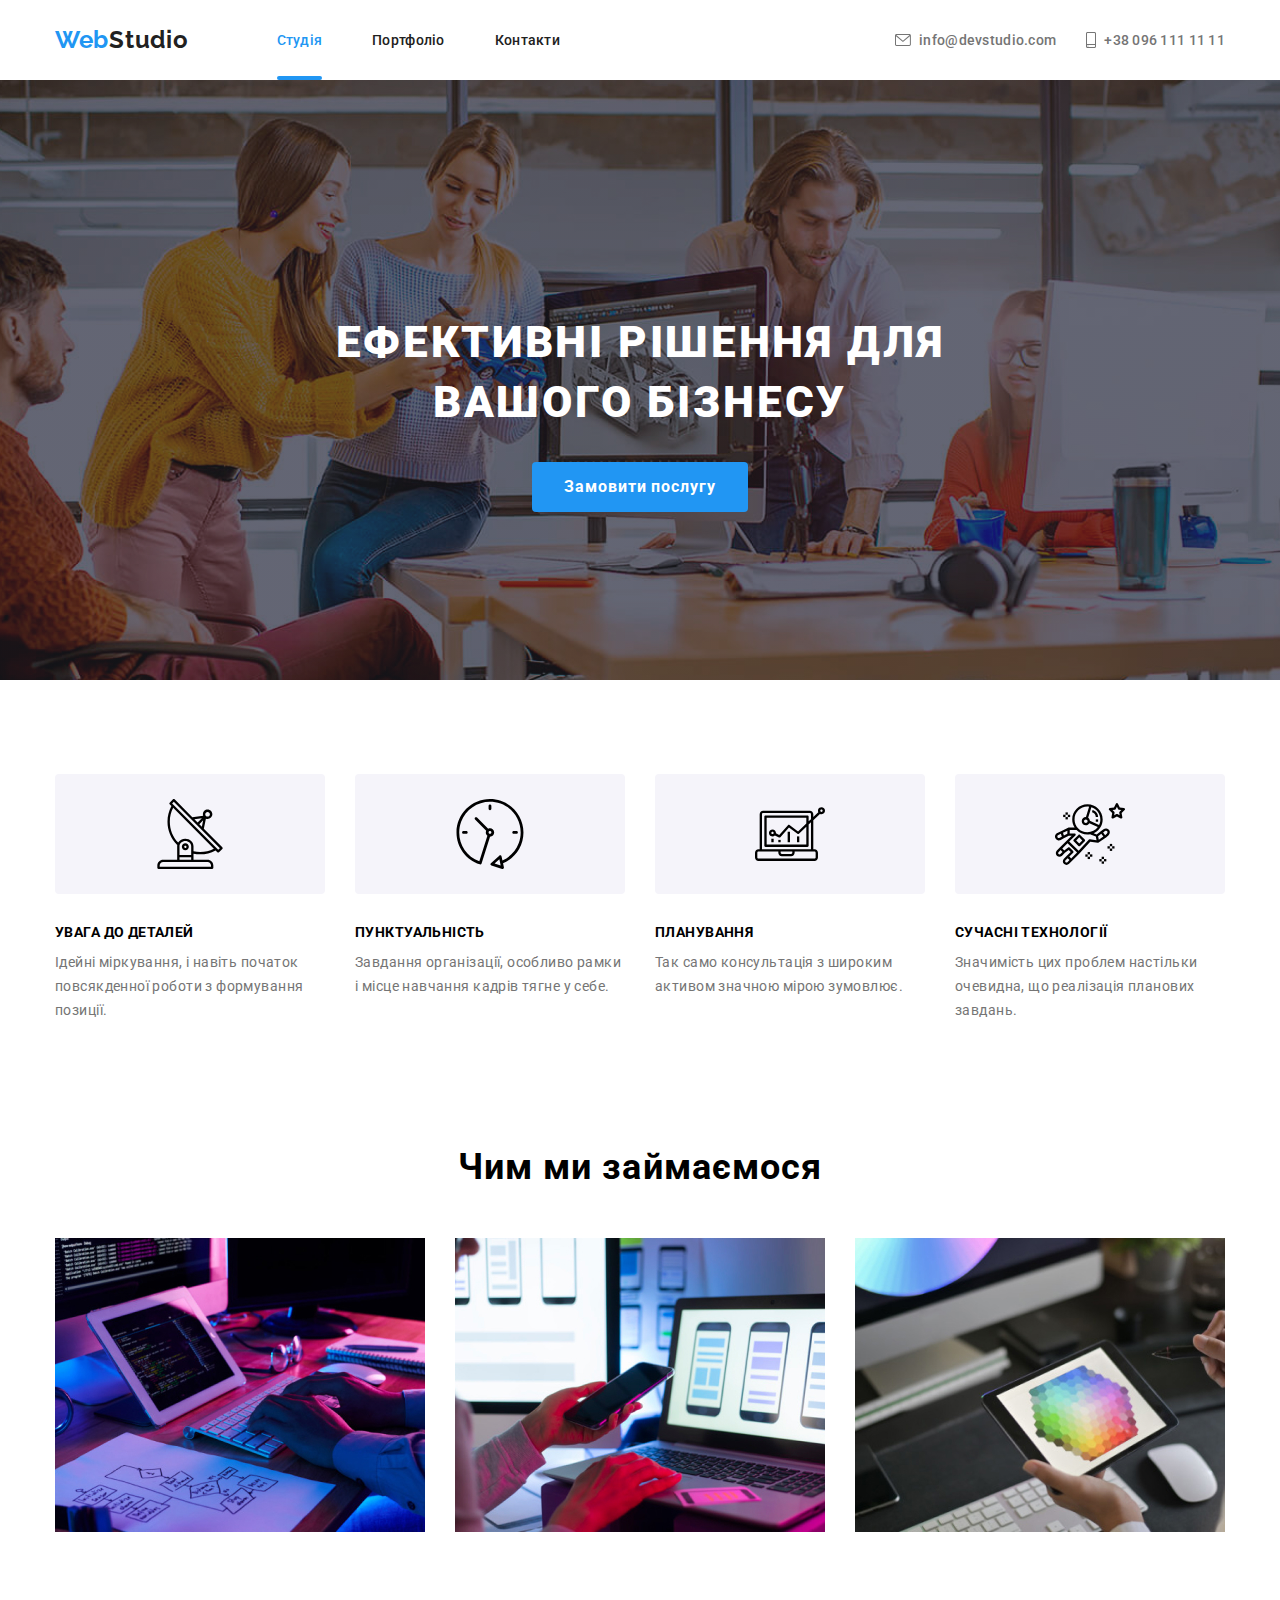
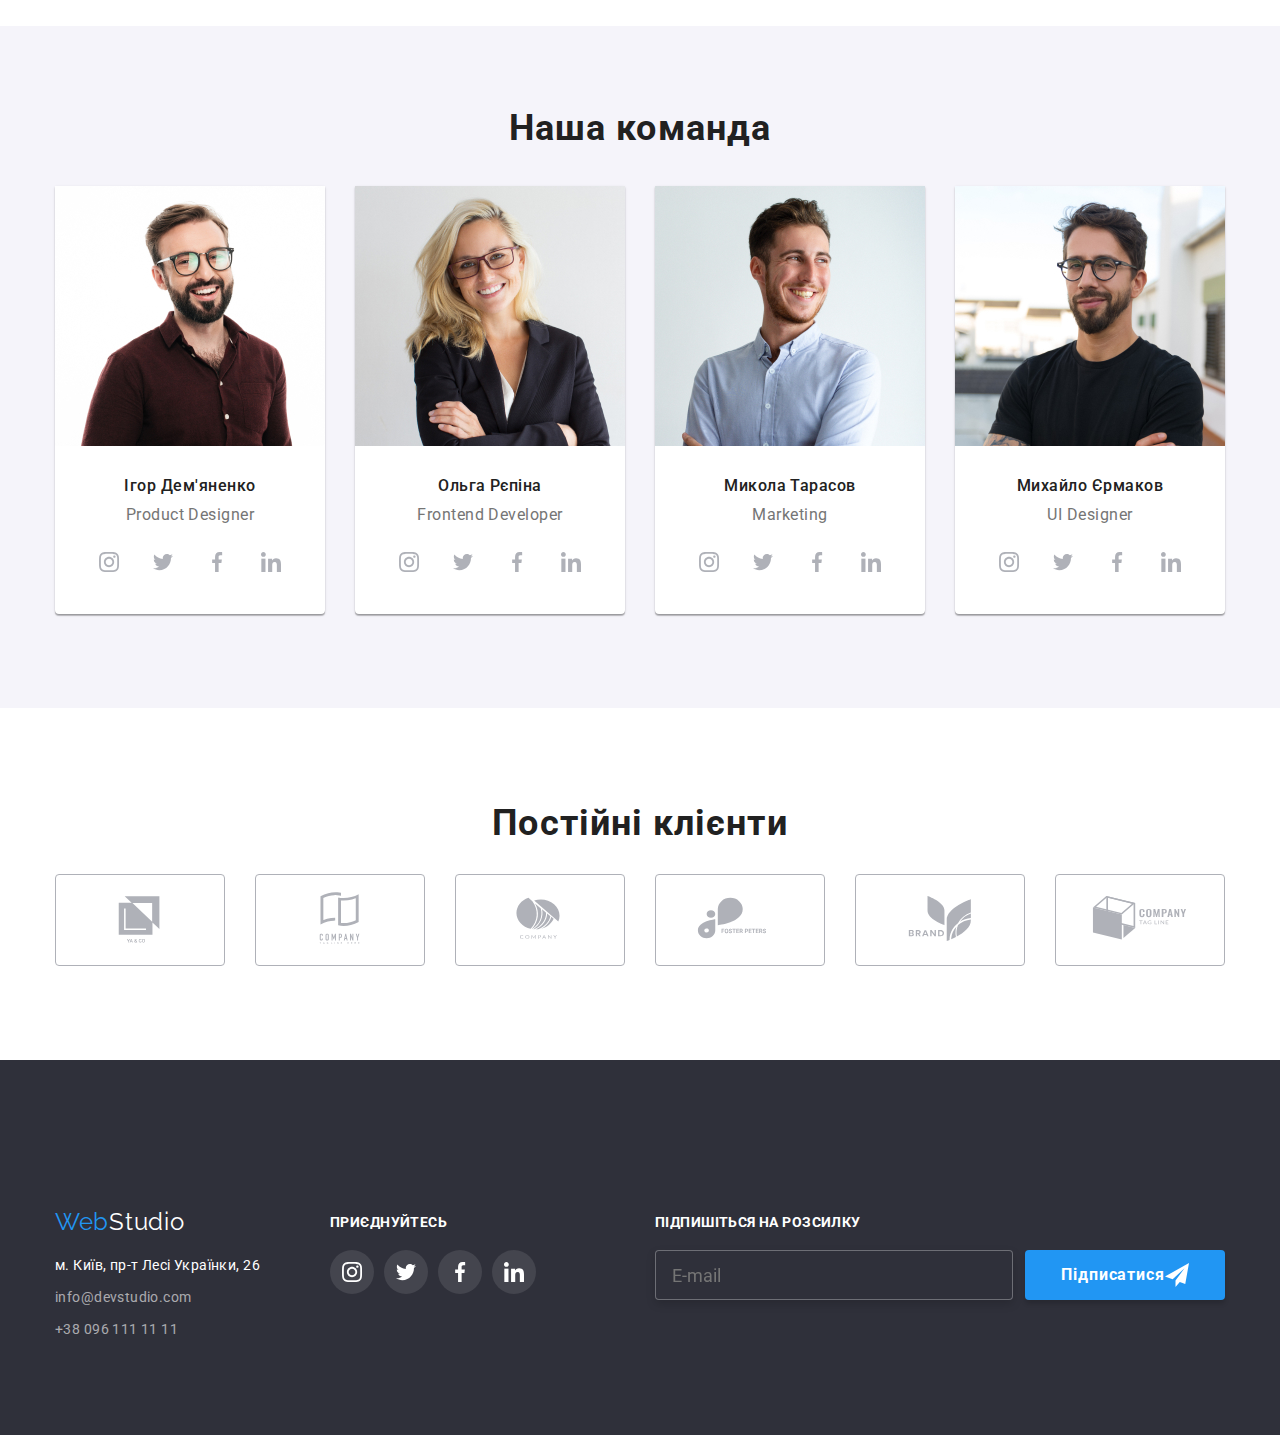
<file: index.html>
<!DOCTYPE html>
<html lang="en">
  <head>
    <meta charset="UTF-8" />
    <meta http-equiv="X-UA-Compatible" content="IE=edge" />
    <meta name="viewport" content="width=device-width, initial-scale=1.0" />
    <title>Document</title>
    <link rel="preconnect" href="https://fonts.googleapis.com" />
    <link rel="preconnect" href="https://fonts.gstatic.com" crossorigin />
    <link
      href="https://fonts.googleapis.com/css2?family=Raleway:wght@700&family=Roboto:wght@400;500;700;900&display=swap"
      rel="stylesheet"
    />
    <link
      rel="stylesheet"
      href="https://cdnjs.cloudflare.com/ajax/libs/modern-normalize/1.1.0/modern-normalize.min.css"
    />
    <link rel="stylesheet" href="./css/main.min.css" />
    
  </head>
  <body>
    
    <!-- HEADER -->

    <header class="header">
      <div class="container">
        <nav>
          <a class="logo" href="./index.html"
            ><span class="header-logo">Web</span>Studio</a
          >
          <ul class="nav-list">
            <li class="nav-list-item">
              <a class="nav-list-link current" href="./index.html">Студія</a>
            </li>
            <li class="nav-list-item">
              <a class="nav-list-link" href="./portfolio.html">Портфоліо</a>
            </li>
            <li class="nav-list-item">
              <a class="nav-list-link" href="#">Контакти</a>
            </li>
          </ul>
        </nav>
        <button type="button" class="menu-button" data-menu-button>
          <svg width="40" height="40" class="menu-button-icon">
            <use href="./imgs/icons/symbol-defs.svg#icon-menu"></use>
          </svg>
        </button>
        <ul class="nav-contacts">
          <li class="nav-contacts-item">
            <a class="nav-contacts-link" href="mailto:info@devstudio.com">
              <svg class="nav-contacts-icon" width="16px" height="12px">
                <use href="./imgs/icons/symbol-defs.svg#icon-envelope"></use>
              </svg>
              info@devstudio.com</a
              >
            </li>
            
            <li class="nav-contacts-item">
              <a class="nav-contacts-link" href="tel:380961111111">
                <svg class="nav-contacts-icon" width="10px" height="16px">
                  <use href="./imgs/icons/symbol-defs.svg#icon-smartphone"></use>
                </svg>
                +38 096 111 11 11</a
                >
              </li>
            </ul>
          </div>


      <!-- MOBILE MENU -->

      <div data-menu class="mobile-menu">
        <div class="container mobile-menu-container">
          <button type="button" class="menu-button-close" data-menu-close>
            <svg width="40" height="40" class="close-button-icon">
              <use href="./imgs/icons/symbol-defs.svg#icon-close"></use>
            </svg>
          </button>
          <div class="mobile-menu-box">
            <ul class="mobile-menu-list">
              <li class="mobile-menu-list-item"><a href="./index.html" class="mobile-menu-link">Студія</a></li>
              <li class="mobile-menu-list-item"><a href="./portfolio.html" class="mobile-menu-link">Портфоліо</a></li>
              <li class="mobile-menu-list-item"><a href="#" class="mobile-menu-link">Контакти</a></li>
            </ul>
            <ul class="mobile-menu-contacts">
              <li class="mobile-menu-contacts-item"><a class="mobile-menu-contacts-number" href="tel:380961111111"></a></li>
              <li class="mobile-menu-contacts-item"><a class="mobile-menu-contacts-mail" href="mailto:info@devstudio.com"></a></li>
            </ul>
            <ul class="mobile-menu-apps">
              <li class="mobile-menu-apps-item"><a href="" class="mobile-menu-apps-link">Instagram</a></li>
              <li class="mobile-menu-apps-item"><a href="" class="mobile-menu-apps-link">Twitter</a></li>
              <li class="mobile-menu-apps-item"><a href="" class="mobile-menu-apps-link">Facebook</a></li>
              <li class="mobile-menu-apps-item"><a href="" class="mobile-menu-apps-link">LinkedIn</a></li>
            </ul>
          </div>
        </div>
      </div>
    </header>

    <!-- HERO -->

    <section class="section-hero">
      <h1 class="hero-title">
        Ефективні рішення для <br />
        вашого бізнесу
      </h1>
      <button class="hero-button" type="button" data-modal-open>
        Замовити послугу
      </button>
    </section>

    <!-- ICONS -->

    <section class="section-icons section">
      <div class="container">
        <ul class="icons-list">
          <li class="icons-list-item">
            <div class="icons-background">
              <svg class="icons-icon" width="70" height="70">
                <use href="./imgs/icons/symbol-defs.svg#icon-antenna"></use>
              </svg>
            </div>
            <h3 class="icons-list-title">УВАГА ДО ДЕТАЛЕЙ</h3>
            <p class="icons-list-text">
              Ідейні міркування, і навіть початок повсякденної роботи з
              формування позиції.
            </p>
          </li>
          <li class="icons-list-item">
            <div class="icons-background">
              <svg class="icons-icon" width="70" height="70">
                <use href="./imgs/icons/symbol-defs.svg#icon-clock"></use>
              </svg>
            </div>
            <h3 class="icons-list-title">ПУНКТУАЛЬНІСТЬ</h3>
            <p class="icons-list-text">
              Завдання організації, особливо рамки і місце навчання кадрів тягне
              у себе.
            </p>
          </li>
          <li class="icons-list-item">
            <div class="icons-background">
              <svg class="icons-icon" width="70" height="70">
                <use href="./imgs/icons/symbol-defs.svg#icon-diagram"></use>
              </svg>
            </div>
            <h3 class="icons-list-title">ПЛАНУВАННЯ</h3>
            <p class="icons-list-text">
              Так само консультація з широким активом значною мірою зумовлює.
            </p>
          </li>
          <li class="icons-list-item">
            <div class="icons-background">
              <svg class="icons-icon" width="70" height="70">
                <use href="./imgs/icons/symbol-defs.svg#icon-astronaut"></use>
              </svg>
            </div>
            <h3 class="icons-list-title">СУЧАСНІ ТЕХНОЛОГІЇ</h3>
            <p class="icons-list-text">
              Значимість цих проблем настільки очевидна, що реалізація планових
              завдань.
            </p>
          </li>
        </ul>
      </div>
    </section>

    <!-- features -->

    <section class="section-features">
      <div class="container">
        <h2 class="features-title">Чим ми займаємося</h2>
        <div class="features-box">
          <img
            srcset="
              ./imgs/jpgs/features/project1.jpg    1x,
              ./imgs/jpgs/features/project1-2x.jpg 2x
            "
            src="./imgs/jpgs/features/project1.jpg"
            alt=""
          />
          <img
            srcset="
              ./imgs/jpgs/features/project2.jpg    1x,
              ./imgs/jpgs/features/project2-2x.jpg 2x
            "
            src="./imgs/jpgs/features/project2.jpg"
            alt=""
          />
          <img
            srcset="
              ./imgs/jpgs/features/project3.jpg    1x,
              ./imgs/jpgs/features/project3-2x.jpg 2x
            "
            src="./imgs/jpgs/features/project3.jpg"
            alt=""
          />
        </div>
      </div>
    </section>

    <!-- TEAM -->

    <section class="section-team">
      <div class="container">
        <h2 class="team-title">Наша команда</h2>
        <ul class="team-list">
          <li class="team-list-item">
            <div class="team-image">
              <picture>
                <source
                  srcset="
                    ./imgs/jpgs/team/ihor/ihor-desktop.jpg    1x,
                    ./imgs/jpgs/team/ihor/ihor-desktop-2x.jpg 2x
                  "
                  media="(min-width: 1200px)"
                />
                <source
                  srcset="
                    ./imgs/jpgs/team/ihor/ihor-tablet.jpg    1x,
                    ./imgs/jpgs/team/ihor/ihor-tablet-2x.jpg 2x
                  "
                  media="(min-width: 768px)"
                />
                <source
                  srcset="
                    ./imgs/jpgs/team/ihor/ihor-phone.jpg    1x,
                    ./imgs/jpgs/team/ihor/ihor-phone-2x.jpg 2x
                  "
                  media="(max-width: 767px)"
                />
                <img src="#" alt="ihor" />
              </picture>
            </div>
            <h3 class="team-list-title">Ігор Дем'яненко</h3>
            <p class="team-list-text">Product Designer</p>
            <ul class="team-list-icons">
              <li class="team-icons-item">
                <a
                  class="team-icons-link"
                  target="_blank"
                  rel="noopener noreferrer"
                  href=""
                >
                  <svg class="icon" widht="20px" height="20px">
                    <use
                      href="./imgs/icons/symbol-defs.svg#icon-instagram"
                    ></use>
                  </svg>
                </a>
              </li>
              <li class="team-icons-item">
                <a
                  class="team-icons-link"
                  target="_blank"
                  rel="noopener noreferrer"
                  href=""
                >
                  <svg class="icon" widht="20px" height="20px">
                    <use href="./imgs/icons/symbol-defs.svg#icon-twitter"></use>
                  </svg>
                </a>
              </li>
              <li class="team-icons-item">
                <a
                  class="team-icons-link"
                  target="_blank"
                  rel="noopener noreferrer"
                  href=""
                >
                  <svg class="icon" widht="20px" height="20px">
                    <use
                      href="./imgs/icons/symbol-defs.svg#icon-facebook"
                    ></use>
                  </svg>
                </a>
              </li>
              <li class="team-icons-item">
                <a
                  class="team-icons-link"
                  target="_blank"
                  rel="noopener noreferrer"
                  href=""
                >
                  <svg class="icon" widht="20px" height="20px">
                    <use
                      href="./imgs/icons/symbol-defs.svg#icon-linkedin"
                    ></use>
                  </svg>
                </a>
              </li>
            </ul>
          </li>
          <li class="team-list-item">
            <div class="team-image">
              <picture>
                <source
                  srcset="
                    ./imgs/jpgs/team/olga/olga-desktop.jpg    1x,
                    ./imgs/jpgs/team/olga/olga-desktop-2x.jpg 2x
                  "
                  media="(min-width: 1200px)"
                />
                <source
                  srcset="
                    ./imgs/jpgs/team/olga/olga-tablet.jpg    1x,
                    ./imgs/jpgs/team/olga/olga-tablet-2x.jpg 2x
                  "
                  media="(min-width: 768px)"
                />
                <source
                  srcset="
                    ./imgs/jpgs/team/olga/olga-phone.jpg    1x,
                    ./imgs/jpgs/team/olga/olga-phone-2x.jpg 2x
                  "
                  media="(max-width: 767px)"
                />
                <img src="#" alt="olga" />
              </picture>
            </div>
            <h3 class="team-list-title">Ольга Рєпіна</h3>
            <p class="team-list-text">Frontend Developer</p>
            <ul class="team-list-icons">
              <li class="team-icons-item">
                <a
                  class="team-icons-link"
                  target="_blank"
                  rel="noopener noreferrer"
                  href=""
                >
                  <svg class="icon" widht="20px" height="20px">
                    <use
                      href="./imgs/icons/symbol-defs.svg#icon-instagram"
                    ></use>
                  </svg>
                </a>
              </li>
              <li class="team-icons-item">
                <a
                  class="team-icons-link"
                  target="_blank"
                  rel="noopener noreferrer"
                  href=""
                >
                  <svg class="icon" widht="20px" height="20px">
                    <use href="./imgs/icons/symbol-defs.svg#icon-twitter"></use>
                  </svg>
                </a>
              </li>
              <li class="team-icons-item">
                <a
                  class="team-icons-link"
                  target="_blank"
                  rel="noopener noreferrer"
                  href=""
                >
                  <svg class="icon" widht="20px" height="20px">
                    <use
                      href="./imgs/icons/symbol-defs.svg#icon-facebook"
                    ></use>
                  </svg>
                </a>
              </li>
              <li class="team-icons-item">
                <a
                  class="team-icons-link"
                  target="_blank"
                  rel="noopener noreferrer"
                  href=""
                >
                  <svg class="icon" widht="20px" height="20px">
                    <use
                      href="./imgs/icons/symbol-defs.svg#icon-linkedin"
                    ></use>
                  </svg>
                </a>
              </li>
            </ul>
          </li>
          <li class="team-list-item">
            <div class="team-image">
              <picture>
                <source
                  srcset="
                    ./imgs/jpgs/team/mykola/mykola-desktop.jpg    1x,
                    ./imgs/jpgs/team/mykola/mykola-desktop-2x.jpg 2x
                  "
                  media="(min-width: 1200px)"
                />
                <source
                  srcset="
                    ./imgs/jpgs/team/mykola/mykola-tablet.jpg    1x,
                    ./imgs/jpgs/team/mykola/mykola-tablet-2x.jpg 2x
                  "
                  media="(min-width: 768px)"
                />
                <source
                  srcset="
                    ./imgs/jpgs/team/mykola/mykola-phone.jpg    1x,
                    ./imgs/jpgs/team/mykola/mykola-phone-2x.jpg 2x
                  "
                  media="(max-width: 767px)"
                />
                <img src="#" alt="mykola" />
              </picture>
            </div>
            <h3 class="team-list-title">Микола Тарасов</h3>
            <p class="team-list-text">Marketing</p>
            <ul class="team-list-icons">
              <li class="team-icons-item">
                <a
                  class="team-icons-link"
                  target="_blank"
                  rel="noopener noreferrer"
                  href=""
                >
                  <svg class="icon" widht="20px" height="20px">
                    <use
                      href="./imgs/icons/symbol-defs.svg#icon-instagram"
                    ></use>
                  </svg>
                </a>
              </li>
              <li class="team-icons-item">
                <a
                  class="team-icons-link"
                  target="_blank"
                  rel="noopener noreferrer"
                  href=""
                >
                  <svg class="icon" widht="20px" height="20px">
                    <use href="./imgs/icons/symbol-defs.svg#icon-twitter"></use>
                  </svg>
                </a>
              </li>
              <li class="team-icons-item">
                <a
                  class="team-icons-link"
                  target="_blank"
                  rel="noopener noreferrer"
                  href=""
                >
                  <svg class="icon" widht="20px" height="20px">
                    <use
                      href="./imgs/icons/symbol-defs.svg#icon-facebook"
                    ></use>
                  </svg>
                </a>
              </li>
              <li class="team-icons-item">
                <a
                  class="team-icons-link"
                  target="_blank"
                  rel="noopener noreferrer"
                  href=""
                >
                  <svg class="icon" widht="20px" height="20px">
                    <use
                      href="./imgs/icons/symbol-defs.svg#icon-linkedin"
                    ></use>
                  </svg>
                </a>
              </li>
            </ul>
          </li>
          <li class="team-list-item">
            <div class="team-image">
              <picture>
                <source
                  srcset="
                    ./imgs/jpgs/team/myhaylo/myhaylo-desktop.jpg    1x,
                    ./imgs/jpgs/team/myhaylo/myhaylo-desktop-2x.jpg 2x
                  "
                  media="(min-width: 1200px)"
                />
                <source
                  srcset="
                    ./imgs/jpgs/team/myhaylo/myhaylo-tablet.jpg    1x,
                    ./imgs/jpgs/team/myhaylo/myhaylo-tablet-2x.jpg 2x
                  "
                  media="(min-width: 768px)"
                />
                <source
                  srcset="
                    ./imgs/jpgs/team/myhaylo/myhaylo-phone.jpg    1x,
                    ./imgs/jpgs/team/myhaylo/myhaylo-phone-2x.jpg 2x
                  "
                  media="(max-width: 767px)"
                />
                <img src="#" alt="myhaylo" />
              </picture>
            </div>
            <h3 class="team-list-title">Михайло Єрмаков</h3>
            <p class="team-list-text">UI Designer</p>
            <ul class="team-list-icons">
              <li class="team-icons-item">
                <a
                  class="team-icons-link"
                  target="_blank"
                  rel="noopener noreferrer"
                  href=""
                >
                  <svg class="icon" widht="20px" height="20px">
                    <use
                      href="./imgs/icons/symbol-defs.svg#icon-instagram"
                    ></use>
                  </svg>
                </a>
              </li>
              <li class="team-icons-item">
                <a
                  class="team-icons-link"
                  target="_blank"
                  rel="noopener noreferrer"
                  href=""
                >
                  <svg class="icon" widht="20px" height="20px">
                    <use href="./imgs/icons/symbol-defs.svg#icon-twitter"></use>
                  </svg>
                </a>
              </li>
              <li class="team-icons-item">
                <a
                  class="team-icons-link"
                  target="_blank"
                  rel="noopener noreferrer"
                  href=""
                >
                  <svg class="icon" widht="20px" height="20px">
                    <use
                      href="./imgs/icons/symbol-defs.svg#icon-facebook"
                    ></use>
                  </svg>
                </a>
              </li>
              <li class="team-icons-item">
                <a
                  class="team-icons-link"
                  target="_blank"
                  rel="noopener noreferrer"
                  href=""
                >
                  <svg class="icon" widht="20px" height="20px">
                    <use
                      href="./imgs/icons/symbol-defs.svg#icon-linkedin"
                    ></use>
                  </svg>
                </a>
              </li>
            </ul>
          </li>
        </ul>
      </div>
    </section>

    <!-- CLIENTS -->

    <section class="clients-section">
      <div class="container">
        <h2 class="clients-title">Постійні клієнти</h2>
        <ul class="clients-list">
          <li class="clients-list-item">
            <a href="">
              <svg class="clients-icon">
                <use href="./imgs/icons/symbol-defs.svg#icon-client1"></use>
              </svg>
            </a>
          </li>
          <li class="clients-list-item">
            <a href="">
              <svg class="clients-icon">
                <use href="./imgs/icons/symbol-defs.svg#icon-client2"></use>
              </svg>
            </a>
          </li>
          <li class="clients-list-item">
            <a href="">
              <svg class="clients-icon">
                <use href="./imgs/icons/symbol-defs.svg#icon-client3"></use>
              </svg>
            </a>
          </li>
          <li class="clients-list-item">
            <a href="">
              <svg class="clients-icon">
                <use href="./imgs/icons/symbol-defs.svg#icon-client4"></use>
              </svg>
            </a>
          </li>
          <li class="clients-list-item">
            <a href="">
              <svg class="clients-icon">
                <use href="./imgs/icons/symbol-defs.svg#icon-client5"></use>
              </svg>
            </a>
          </li>
          <li class="clients-list-item">
            <a href="">
              <svg class="clients-icon">
                <use href="./imgs/icons/symbol-defs.svg#icon-client6"></use>
              </svg>
            </a>
          </li>
        </ul>
      </div>
    </section>

    <!-- FOOTER -->

    <footer class="footer section">
      <div class="container footer-box">
        <div class="footer-tablet">
          <div class="footer-contacts">
            <a class="footer-logo" href="./index.html"
              ><span class="footer-web">Web</span>Studio</a
            >
            <ul class="footer-contacts-list">
              <li class="footer-contacts-item">
                <a
                  class="footer-adress"
                  target="_blank"
                  rel="noopener noreferrer"
                  href="https://goo.gl/maps/ZJg7g1S6U3h2ppDC7?coh=178572&entry=tt"
                  >м. Київ, пр-т Лесі Українки, 26</a
                >
              </li>
              <li class="footer-contacts-item">
                <a class="footer-mail" href="mailto:info@devstudio.com"
                  >info@devstudio.com</a
                >
              </li>
              <li class="footer-contacts-item">
                <a class="footer-number" href="tel:+380961111111"
                  >+38 096 111 11 11</a
                >
              </li>
            </ul>
          </div>
          <div class="footer-apps">
            <h3 class="footer-apps-title">приєднуйтесь</h3>
            <ul class="footer-apps-list">
              <li class="footer-apps-item">
                <a
                  class="footer-icons-link"
                  target="_blank"
                  rel="noopener noreferrer"
                  href=""
                >
                  <svg class="icon footer-icon" widht="20px" height="20px">
                    <use
                      href="./imgs/icons/symbol-defs.svg#icon-instagram"
                    ></use>
                  </svg>
                </a>
              </li>
              <li class="footer-apps-item">
                <a
                  class="footer-icons-link"
                  target="_blank"
                  rel="noopener noreferrer"
                  href=""
                >
                  <svg class="icon footer-icon" width="20px" height="20px">
                    <use href="./imgs/icons/symbol-defs.svg#icon-twitter"></use>
                  </svg>
                </a>
              </li>
              <li class="footer-apps-item">
                <a
                  class="footer-icons-link"
                  target="_blank"
                  rel="noopener noreferrer"
                  href=""
                >
                  <svg class="icon footer-icon" width="20px" height="20px">
                    <use
                      href="./imgs/icons/symbol-defs.svg#icon-facebook"
                    ></use>
                  </svg>
                </a>
              </li>
              <li class="footer-apps-item">
                <a
                  class="footer-icons-link"
                  target="_blank"
                  rel="noopener noreferrer"
                  href=""
                >
                  <svg class="icon footer-icon" width="20px" height="20px">
                    <use
                      href="./imgs/icons/symbol-defs.svg#icon-linkedin"
                    ></use>
                  </svg>
                </a>
              </li>
            </ul>
          </div>
        </div>
        <div class="footer-sub">
          <h3 class="footer-sub-title">Підпишіться на розсилку</h3>
          <form class="footer-sub-form">
            <input type="email" placeholder="E-mail" class="footer-input" />
            <button type="submit" class="footer-btn">
              Підписатися
              <svg width="24" height="24">
                <use href="./imgs/icons/symbol-defs.svg#icon-send"></use>
              </svg>
            </button>
          </form>
        </div>
      </div>
    </footer>

    <!-- WINDOW -->

    <!-- <div class="backdrop is-hidden" data-modal>
        <div class="modal">
            <button class="button-close" type="button" data-modal-close>
              <svg width="18" height="18" class="modal-close">
                <use href="./imgs/icons/symbol-defs.svg#icon-close"></use>
              </svg>
            </button>
            <h3 class="modal-title">
                Залиште свої дані, ми вам передзвонимо
            </h3>
            <form>
                <div class="modal-form">
                    <label class="modal-label">
                        <span class="modal-input-title">Ім'я</span>
                        <div class="modal-form-field">
                            <input class="modal-form-input" type="text">
                            <svg xmlns="http://www.w3.org/2000/svg" width="18" height="18"
                             viewBox="0 0 18 18" fill="none" class="modal-icon">
                              <g clip-path="url(#clip0_3_14078)">
                                <path d="M9 9C10.6575 9 12 7.6575 12 6C12 4.3425 10.6575 3 9 3C7.3425 3 6 4.3425 6 6C6 7.6575 7.3425 9 9 9ZM9 10.5C6.9975 10.5 3 11.505 3 13.5V14.25C3 14.6625 3.3375 15 3.75 15H14.25C14.6625 15 15 14.6625 15 14.25V13.5C15 11.505 11.0025 10.5 9 10.5Z" fill="#212121"/>
                              </g>
                              <defs>
                                <clipPath id="clip0_3_14078">
                                  <rect width="18" height="18" fill="white"/>
                                </clipPath>
                              </defs>
                            </svg>
                        </div>
                    </label>
                </div>
                <div class="modal-form">
                    <label class="modal-label">
                        <span class="modal-input-title">Телефон</span>
                        <div class="modal-form-field">
                            <input class="modal-form-input" type="tel">
                            <svg xmlns="http://www.w3.org/2000/svg" width="18" height="18" 
                            viewBox="0 0 18 18" fill="none" class="modal-icon">
                              <g clip-path="url(#clip0_3_14084)">
                                <path d="M13.996 11.1227L12.1579 10.9128C11.7164 10.8622 11.2822 11.0141 10.9711 11.3253L9.63948 12.6569C7.59147 11.6148 5.91254 9.94308 4.87044 7.88782L6.20925 6.54901C6.52043 6.23782 6.6724 5.80361 6.62174 5.36217L6.41188 3.53849C6.32504 2.80757 5.70991 2.25757 4.97176 2.25757H3.71979C2.90203 2.25757 2.22178 2.93783 2.27243 3.75559C2.65598 9.93584 7.59871 14.8714 13.7717 15.2549C14.5894 15.3056 15.2697 14.6253 15.2697 13.8075V12.5556C15.2769 11.8247 14.7269 11.2095 13.996 11.1227Z" fill="#212121"/>
                              </g>
                              <defs>
                                <clipPath id="clip0_3_14084">
                                  <rect width="18" height="18" fill="white"/>
                                </clipPath>
                              </defs>
                            </svg>
                        </div>
                    </label>
                </div>
                <div class="modal-form">
                    <label class="modal-label">
                        <span class="modal-input-title">Пошта</span>
                        <div class="modal-form-field">
                            <input class="modal-form-input" type="email">
                            <svg xmlns="http://www.w3.org/2000/svg" width="18" height="18" 
                            viewBox="0 0 18 18" fill="none" class="modal-icon">
                              <g clip-path="url(#clip0_3_14090)">
                                <path d="M15 3H3C2.175 3 1.5075 3.675 1.5075 4.5L1.5 13.5C1.5 14.325 2.175 15 3 15H15C15.825 15 16.5 14.325 16.5 13.5V4.5C16.5 3.675 15.825 3 15 3ZM14.7 6.1875L9.3975 9.5025C9.1575 9.6525 8.8425 9.6525 8.6025 9.5025L3.3 6.1875C3.1125 6.0675 3 5.865 3 5.6475C3 5.145 3.5475 4.845 3.975 5.1075L9 8.25L14.025 5.1075C14.4525 4.845 15 5.145 15 5.6475C15 5.865 14.8875 6.0675 14.7 6.1875Z" fill="#212121"/>
                              </g>
                              <defs>
                                <clipPath id="clip0_3_14090">
                                  <rect width="18" height="18" fill="white"/>
                                </clipPath>
                              </defs>
                            </svg>
                        </div>
                    </label>
                </div>
                <label class="modal-label">
                  <p class="modal-input-title">
                    Коментар
                  </p>
                  <input class="modal-input-comment modal-form-input" placeholder="Введіть текст" type="text"/>
                </label>
                <label class="checkbox-label">
                  <input type="checkbox" class="checkbox-input">
                    <span class="checkbox-title">
                        Погоджуюся з розсилкою та приймаю 
                        <a href="#" class="checkbox-link">Умови договору</a>
                    </span>
                </label>
                <button class="modal-button" type="submit">
                    Відправити
                </button>
            </form>
        </div>
        
    </div>  -->

    <script src="./js/modal.js"></script>
    <script src="./js/menu.js"></script>
  </body>
</html>
</file>
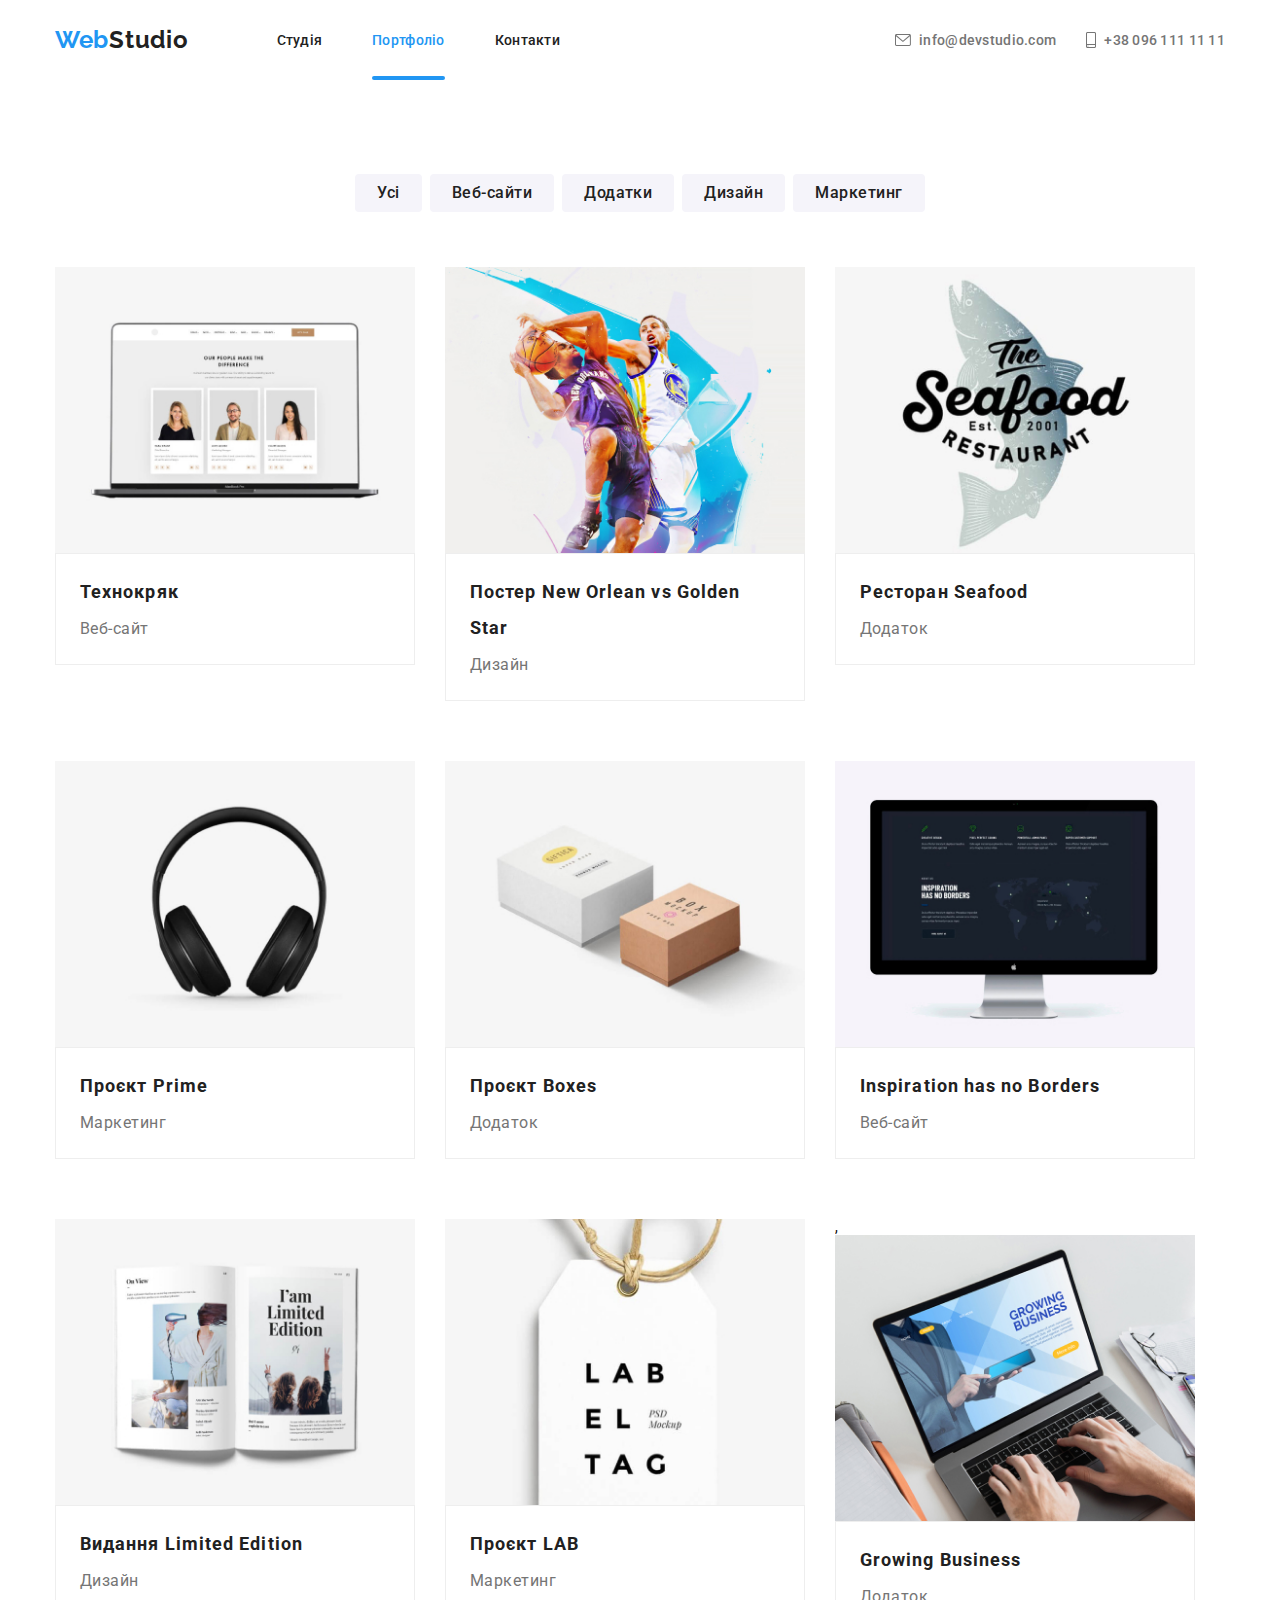
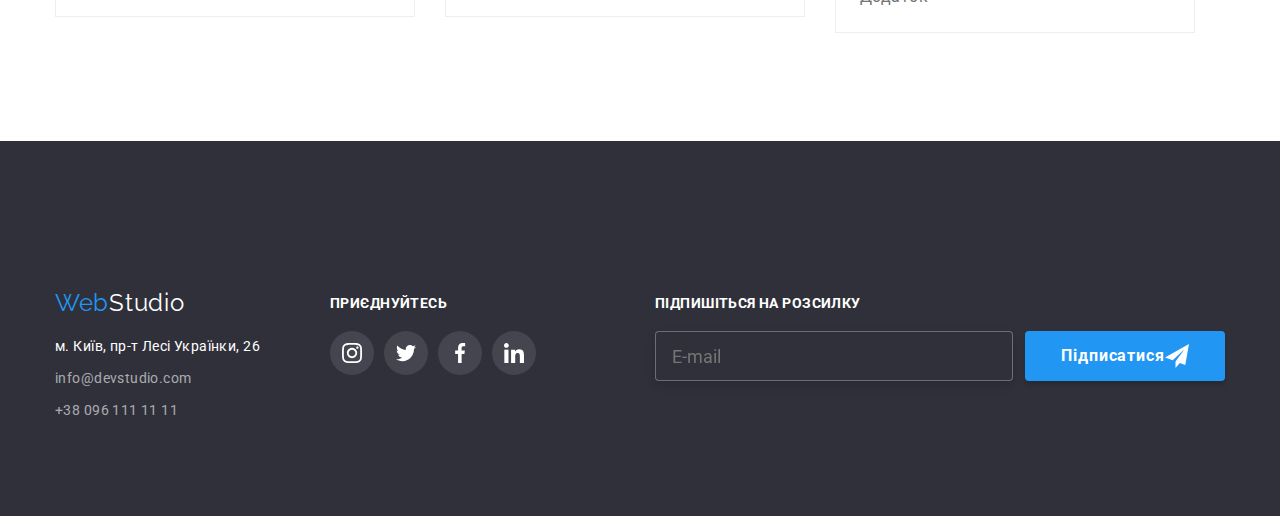
<file: portfolio.html>
<!DOCTYPE html>
<html lang="en">
<head>
    <meta charset="UTF-8">
    <meta http-equiv="X-UA-Compatible" content="IE=edge">
    <meta name="viewport" content="width=device-width, initial-scale=1.0">
    <title>Document</title>
    <link rel="preconnect" href="https://fonts.googleapis.com">
    <link rel="preconnect" href="https://fonts.gstatic.com" crossorigin>
    <link href="https://fonts.googleapis.com/css2?family=Raleway:wght@700&family=Roboto:wght@400;500;700;900&display=swap" rel="stylesheet">
    <link rel="stylesheet" href="https://cdnjs.cloudflare.com/ajax/libs/modern-normalize/1.1.0/modern-normalize.min.css">
    <link rel="stylesheet" href="./css/main.min.css">
</head>
<body>

    <!-- HEADER -->
    <header class="header">
        <div class="container">
          <nav>
            <a class="logo" href="./index.html"
              ><span class="header-logo">Web</span>Studio</a
            >
            <ul class="nav-list">
              <li class="nav-list-item">
                <a class="nav-list-link" href="./index.html">Студія</a>
              </li>
              <li class="nav-list-item">
                <a class="nav-list-link current" href="./portfolio.html">Портфоліо</a>
              </li>
              <li class="nav-list-item">
                <a class="nav-list-link" href="#">Контакти</a>
              </li>
            </ul>
          </nav>
          <button type="button" class="menu-button" data-menu-button>
            <svg width="40" height="40" class="menu-button-icon">
              <use href="./imgs/icons/symbol-defs.svg#icon-menu"></use>
            </svg>
          </button>
          <ul class="nav-contacts">
            <li class="nav-contacts-item">
              <a class="nav-contacts-link" href="mailto:info@devstudio.com">
                <svg class="nav-contacts-icon" width="16px" height="12px">
                  <use href="./imgs/icons/symbol-defs.svg#icon-envelope"></use>
                </svg>
                info@devstudio.com</a
                >
              </li>
              
              <li class="nav-contacts-item">
                <a class="nav-contacts-link" href="tel:380961111111">
                  <svg class="nav-contacts-icon" width="10px" height="16px">
                    <use href="./imgs/icons/symbol-defs.svg#icon-smartphone"></use>
                  </svg>
                  +38 096 111 11 11</a
                  >
                </li>
              </ul>
            </div>
  
  
        <!-- MOBILE MENU -->
  
        <div data-menu class="mobile-menu">
          <div class="container mobile-menu-container">
            <button type="button" class="menu-button-close" data-menu-close>
              <svg width="40" height="40" class="close-button-icon">
                <use href="./imgs/icons/symbol-defs.svg#icon-close"></use>
              </svg>
            </button>
            <div class="mobile-menu-box">
              <ul class="mobile-menu-list">
                <li class="mobile-menu-list-item"><a href="./index.html" class="mobile-menu-link">Студія</a></li>
                <li class="mobile-menu-list-item"><a href="./portfolio.html" class="mobile-menu-link">Портфоліо</a></li>
                <li class="mobile-menu-list-item"><a href="#" class="mobile-menu-link">Контакти</a></li>
              </ul>
              <ul class="mobile-menu-contacts">
                <li class="mobile-menu-contacts-item"><a class="mobile-menu-contacts-number" href="tel:380961111111"></a></li>
                <li class="mobile-menu-contacts-item"><a class="mobile-menu-contacts-mail" href="mailto:info@devstudio.com"></a></li>
              </ul>
              <ul class="mobile-menu-apps">
                <li class="mobile-menu-apps-item"><a href="" class="mobile-menu-apps-link">Instagram</a></li>
                <li class="mobile-menu-apps-item"><a href="" class="mobile-menu-apps-link">Twitter</a></li>
                <li class="mobile-menu-apps-item"><a href="" class="mobile-menu-apps-link">Facebook</a></li>
                <li class="mobile-menu-apps-item"><a href="" class="mobile-menu-apps-link">LinkedIn</a></li>
              </ul>
            </div>
          </div>
        </div>
      </header>
    <!-- <header class="header">
        <div class="container">
            <nav>
                <a class="logo" href="./index.html"><span class="header-logo">Web</span>Studio</a>
                <ul class="nav-list">
                    <li class="nav-list-item"><a class="nav-list-link" href="./index.html">Студія</a></li>
                    <li class="nav-list-item"><a class="nav-list-link current" href="#">Портфоліо</a></li>
                    <li class="nav-list-item"><a class="nav-list-link" href="#">Контакти</a></li>
                </ul>
                <ul class="nav-contacts">
                    <li class="nav-contacts-item" >
                        <a class="nav-contacts-link" href="mailto:info@devstudio.com">
                        <svg class="nav-contacts-icon" width="16px"
                        height="12px">
                            <use href="./imgs/icons/symbol-defs.svg#icon-envelope">
    
                            </use>
                        </svg>
                        info@devstudio.com</a>
                    </li>
    
                    <li class="nav-contacts-item">
                        <a class="nav-contacts-link" href="tel:380961111111">
                        <svg class="nav-contacts-icon" width="10px"
                        height="16px">
                            <use href="./imgs/icons/symbol-defs.svg#icon-smartphone">
    
                            </use>
                        </svg>
                        +38 096 111 11 11</a>
                    </li>
                </ul>
            </nav>
        </div>
    </header> -->



    <!-- PROJECTS -->

    <section class="projects-section section">
        <div class="container">
            <ul class="projects-nav-list">
                <li  class="projects-nav-item">
                    <button data-f="all" type="button" class="projects-button">
                        Усі
                    </button>
                </li>
                <li  class="projects-nav-item">
                    <button data-f="web-site" type="button" class="projects-button">
                        Веб-сайти
                    </button>
                </li>
                <li class="projects-nav-item">
                <button data-f="addition" type="button" class="projects-button">
                        Додатки
                    </button>
                </li>
                <li  class="projects-nav-item">
                <button data-f="design" type="button" class="projects-button">
                        Дизайн
                    </button>
                </li>
                <li class="projects-nav-item">
                <button data-f="marketing" type="button" class="projects-button">
                        Маркетинг
                    </button>
                </li>
            </ul>
            <ul class="projects-list">
                <li class="projects-list-item card web-site">
                    <div class="list-header">
                        <a href="#">
                            <picture>
                                <source srcset="./imgs/jpgs/portfolio/portfolio-1/portfolio-desktop.jpg 1x , ./imgs/jpgs/portfolio/portfolio-1/portfolio-desktop-2x.jpg 2x"
                                media="(min-width: 1200px)">
                                <source srcset="./imgs/jpgs/portfolio/portfolio-1/portfolio-tablet.jpg 1x , ./imgs/jpgs/portfolio/portfolio-1/portfolio-tablet-2x.jpg 2x"
                                media="(min-width: 768px)">
                                <source srcset="./imgs/jpgs/portfolio/portfolio-1/portfolio-phone.jpg 1x , ./imgs/jpgs/portfolio/portfolio-1/portfolio-phone-2x.jpg 2x"
                                media="(max-width: 767px)">
                                <img src="#" alt=""> 
                            </picture>
                        </a>
                        <div class="list-header-text-overlay">
                            <p class="list-header-text">
                                Ресурс пропонує комплексні пропозиції з різним рівнем функціоналу та сервісів.
                                 Все це дозволить відвідувачу отримати вичерпні відомості про компанію чи приватну особу.

                            </p>

                        </div>
                    </div>
                    <div class="list-footer">
                        <h3 class="projects-title">Технокряк</h3>
                        <p class="projects-text">Веб-сайт</p>

                    </div>
                </li>
                <li class="projects-list-item card design">
                    <div class="list-header">
                        <a href="#">
                            <picture>
                                <source srcset="./imgs/jpgs/portfolio/portfolio-2/portfolio-desktop.jpg 1x , ./imgs/jpgs/portfolio/portfolio-2/portfolio-desktop-2x.jpg 2x"
                                media="(min-width: 1200px)">
                                <source srcset="./imgs/jpgs/portfolio/portfolio-2/portfolio-tablet.jpg 1x , ./imgs/jpgs/portfolio/portfolio-2/portfolio-tablet-2x.jpg 2x"
                                media="(min-width: 768px)">
                                <source srcset="./imgs/jpgs/portfolio/portfolio-2/portfolio-phone.jpg 1x , ./imgs/jpgs/portfolio/portfolio-2/portfolio-phone-2x.jpg 2x"
                                media="(max-width: 767px)">
                                <img src="#" alt=""> 
                            </picture>
                        </a>
                        <div class="list-header-text-overlay">
                            <p class="list-header-text">
                                Ресурс пропонує комплексні пропозиції з різним рівнем функціоналу та сервісів.
                                 Все це дозволить відвідувачу отримати вичерпні відомості про компанію чи приватну особу.

                            </p>

                        </div>
                    </div>
                    <div class="list-footer">
                        <h3 class="projects-title">Постер New Orlean vs Golden Star</h3>
                        <p class="projects-text">Дизайн</p>

                    </div>
                </li>
                <li class="projects-list-item card addition">
                    <div class="list-header">
                        <a href="#">
                            <picture>
                                <source srcset="./imgs/jpgs/portfolio/portfolio-3/portfolio-desktop.jpg 1x , ./imgs/jpgs/portfolio/portfolio-3/portfolio-desktop-2x.jpg 2x"
                                media="(min-width: 1200px)">
                                <source srcset="./imgs/jpgs/portfolio/portfolio-3/portfolio-tablet.jpg 1x , ./imgs/jpgs/portfolio/portfolio-3/portfolio-tablet-2x.jpg 2x"
                                media="(min-width: 768px)">
                                <source srcset="./imgs/jpgs/portfolio/portfolio-3/portfolio-phone.jpg 1x , ./imgs/jpgs/portfolio/portfolio-3/portfolio-phone-2x.jpg 2x"
                                media="(max-width: 767px)">
                                <img src="#" alt=""> 
                            </picture>
                        </a>
                        <div class="list-header-text-overlay">
                            <p class="list-header-text">
                                Ресурс пропонує комплексні пропозиції з різним рівнем функціоналу та сервісів.
                                 Все це дозволить відвідувачу отримати вичерпні відомості про компанію чи приватну особу.

                            </p>

                        </div>
                    </div>
                    <div class="list-footer">
                        <h3 class="projects-title">Ресторан Seafood</h3>
                        <p class="projects-text">Додаток</p>

                    </div>
                </li>
                <li class="projects-list-item card marketing">
                    <div class="list-header">
                        <a href="#">
                            <picture>
                                <source srcset="./imgs/jpgs/portfolio/portfolio-4/portfolio-desktop.jpg 1x , ./imgs/jpgs/portfolio/portfolio-4/portfolio-desktop-2x.jpg 2x"
                                media="(min-width: 1200px)">
                                <source srcset="./imgs/jpgs/portfolio/portfolio-4/portfolio-tablet.jpg 1x , ./imgs/jpgs/portfolio/portfolio-4/portfolio-tablet-2x.jpg 2x"
                                media="(min-width: 768px)">
                                <source srcset="./imgs/jpgs/portfolio/portfolio-4/portfolio-phone.jpg 1x , ./imgs/jpgs/portfolio/portfolio-4/portfolio-phone-2x.jpg 2x"
                                media="(max-width: 767px)">
                                <img src="#" alt=""> 
                            </picture>
                        </a>
                        <div class="list-header-text-overlay">
                            <p class="list-header-text">
                                Ресурс пропонує комплексні пропозиції з різним рівнем функціоналу та сервісів.
                                 Все це дозволить відвідувачу отримати вичерпні відомості про компанію чи приватну особу.

                            </p>

                        </div>
                    </div>
                    <div class="list-footer">
                        <h3 class="projects-title">Проєкт Prime</h3>
                        <p class="projects-text">Маркетинг</p>

                    </div>
                </li>
                <li class="projects-list-item card addition">
                    <div class="list-header">
                        <a href="#">
                            <picture>
                                <source srcset="./imgs/jpgs/portfolio/portfolio-5/portfolio-desktop.jpg 1x , ./imgs/jpgs/portfolio/portfolio-5/portfolio-desktop-2x.jpg 2x"
                                media="(min-width: 1200px)">
                                <source srcset="./imgs/jpgs/portfolio/portfolio-5/portfolio-tablet.jpg 1x , ./imgs/jpgs/portfolio/portfolio-5/portfolio-tablet-2x.jpg 2x"
                                media="(min-width: 768px)">
                                <source srcset="./imgs/jpgs/portfolio/portfolio-5/portfolio-phone.jpg 1x , ./imgs/jpgs/portfolio/portfolio-5/portfolio-phone-2x.jpg 2x"
                                media="(max-width: 767px)">
                                <img src="#" alt=""> 
                            </picture>
                        </a>
                        <div class="list-header-text-overlay">
                            <p class="list-header-text">
                                Ресурс пропонує комплексні пропозиції з різним рівнем функціоналу та сервісів.
                                 Все це дозволить відвідувачу отримати вичерпні відомості про компанію чи приватну особу.

                            </p>

                        </div>
                    </div>
                    <div class="list-footer">
                        <h3 class="projects-title">Проєкт Boxes</h3>
                        <p class="projects-text">Додаток</p>

                    </div>
                </li>
                <li class="projects-list-item card web-site">
                    <div class="list-header">
                        <a href="#">
                            <picture>
                                <source srcset="./imgs/jpgs/portfolio/portfolio-6/portfolio-desktop.jpg 1x , ./imgs/jpgs/portfolio/portfolio-6/portfolio-desktop-2x.jpg 2x"
                                media="(min-width: 1200px)">
                                <source srcset="./imgs/jpgs/portfolio/portfolio-6/portfolio-tablet.jpg 1x , ./imgs/jpgs/portfolio/portfolio-6/portfolio-tablet-2x.jpg 2x"
                                media="(min-width: 768px)">
                                <source srcset="./imgs/jpgs/portfolio/portfolio-6/portfolio-phone.jpg 1x , ./imgs/jpgs/portfolio/portfolio-6/portfolio-phone-2x.jpg 2x"
                                media="(max-width: 767px)">
                                <img src="#" alt=""> 
                            </picture>
                        </a>
                        <div class="list-header-text-overlay">
                            <p class="list-header-text">
                                Ресурс пропонує комплексні пропозиції з різним рівнем функціоналу та сервісів.
                                 Все це дозволить відвідувачу отримати вичерпні відомості про компанію чи приватну особу.

                            </p>

                        </div>
                    </div>
                    <div class="list-footer">
                        <h3 class="projects-title">Inspiration has no Borders</h3>
                        <p class="projects-text">Веб-сайт</p>

                    </div>
                </li>
                <li class="projects-list-item card design">
                    <div class="list-header">
                        <a href="#">
                            <picture>
                                <source srcset="./imgs/jpgs/portfolio/portfolio-7/portfolio-desktop.jpg 1x , ./imgs/jpgs/portfolio/portfolio-7/portfolio-desktop-2x.jpg 2x"
                                media="(min-width: 1200px)">
                                <source srcset="./imgs/jpgs/portfolio/portfolio-7/portfolio-tablet.jpg 1x , ./imgs/jpgs/portfolio/portfolio-7/portfolio-tablet-2x.jpg 2x"
                                media="(min-width: 768px)">
                                <source srcset="./imgs/jpgs/portfolio/portfolio-7/portfolio-phone.jpg 1x , ./imgs/jpgs/portfolio/portfolio-7/portfolio-phone-2x.jpg 2x"
                                media="(max-width: 767px)">
                                <img src="#" alt=""> 
                            </picture>
                        </a>
                        <div class="list-header-text-overlay">
                            <p class="list-header-text">
                                Ресурс пропонує комплексні пропозиції з різним рівнем функціоналу та сервісів.
                                 Все це дозволить відвідувачу отримати вичерпні відомості про компанію чи приватну особу.

                            </p>

                        </div>
                    </div>
                    <div class="list-footer">
                        <h3 class="projects-title">Видання Limited Edition</h3>
                        <p class="projects-text">Дизайн</p>

                    </div>
                </li>
                <li class="projects-list-item card marketing">
                    <div class="list-header">
                        <a href="#">
                            <picture>
                                <source srcset="./imgs/jpgs/portfolio/portfolio-8/portfolio-desktop.jpg 1x , ./imgs/jpgs/portfolio/portfolio-8/portfolio-desktop-2x.jpg 2x"
                                media="(min-width: 1200px)">
                                <source srcset="./imgs/jpgs/portfolio/portfolio-8/portfolio-tablet.jpg 1x , ./imgs/jpgs/portfolio/portfolio-8/portfolio-tablet-2x.jpg 2x"
                                media="(min-width: 768px)">
                                <source srcset="./imgs/jpgs/portfolio/portfolio-8/portfolio-phone.jpg 1x , ./imgs/jpgs/portfolio/portfolio-8/portfolio-phone-2x.jpg 2x"
                                media="(max-width: 767px)">
                                <img src="#" alt=""> 
                            </picture>
                        </a>
                        <div class="list-header-text-overlay">
                            <p class="list-header-text">
                                Ресурс пропонує комплексні пропозиції з різним рівнем функціоналу та сервісів.
                                 Все це дозволить відвідувачу отримати вичерпні відомості про компанію чи приватну особу.

                            </p>

                        </div>
                    </div>
                    <div class="list-footer">
                        <h3 class="projects-title">Проєкт LAB</h3>
                        <p class="projects-text">Маркетинг</p>

                    </div>
                </li>
                <li class="projects-list-item card addition">
                    <div class="list-header">
                        <a href="#">
                            <picture>
                                <source srcset="./imgs/jpgs/portfolio/portfolio-9/portfolio-desktop.jpg 1x , ./imgs/jpgs/portfolio/portfolio-9/portfolio-desktop-2x.jpg 2x"
                                media="(min-width: 1200px)">
                                <source srcset="./imgs/jpgs/portfolio/portfolio-9/portfolio-tablet.jpg 1x , ./imgs/jpgs/portfolio/portfolio-9/portfolio-tablet-2x.jpg 2x"
                                media="(min-width: 768px)">
                                <source srcset="./imgs/jpgs/portfolio/portfolio-9/portfolio-phone.jpg 1x , ./imgs/jpgs/portfolio/portfolio-9/portfolio-phone-2x.jpg 2x"
                                media="(max-width: 767px)"> ,
                                <img src="#" alt=""> 
                            </picture>
                        </a>
                        <div class="list-header-text-overlay">
                            <p class="list-header-text">
                                Ресурс пропонує комплексні пропозиції з різним рівнем функціоналу та сервісів.
                                 Все це дозволить відвідувачу отримати вичерпні відомості про компанію чи приватну особу.

                            </p>

                        </div>
                    </div>
                    <div class="list-footer">
                        <h3 class="projects-title">Growing Business</h3>
                        <p class="projects-text">Додаток</p>

                    </div>
                </li>
            </ul>
        </div>
    </section>


    <!-- FOOTER -->

    <footer class="footer section">
        <div class="container footer-box">
          <div class="footer-tablet">
            <div class="footer-contacts">
              <a class="footer-logo" href="./index.html"
                ><span class="footer-web">Web</span>Studio</a
              >
              <ul class="footer-contacts-list">
                <li class="footer-contacts-item">
                  <a
                    class="footer-adress"
                    target="_blank"
                    rel="noopener noreferrer"
                    href="https://goo.gl/maps/ZJg7g1S6U3h2ppDC7?coh=178572&entry=tt"
                    >м. Київ, пр-т Лесі Українки, 26</a
                  >
                </li>
                <li class="footer-contacts-item">
                  <a class="footer-mail" href="mailto:info@devstudio.com"
                    >info@devstudio.com</a
                  >
                </li>
                <li class="footer-contacts-item">
                  <a class="footer-number" href="tel:+380961111111"
                    >+38 096 111 11 11</a
                  >
                </li>
              </ul>
            </div>
            <div class="footer-apps">
              <h3 class="footer-apps-title">приєднуйтесь</h3>
              <ul class="footer-apps-list">
                <li class="footer-apps-item">
                  <a
                    class="footer-icons-link"
                    target="_blank"
                    rel="noopener noreferrer"
                    href=""
                  >
                    <svg class="icon footer-icon" widht="20px" height="20px">
                      <use
                        href="./imgs/icons/symbol-defs.svg#icon-instagram"
                      ></use>
                    </svg>
                  </a>
                </li>
                <li class="footer-apps-item">
                  <a
                    class="footer-icons-link"
                    target="_blank"
                    rel="noopener noreferrer"
                    href=""
                  >
                    <svg class="icon footer-icon" width="20px" height="20px">
                      <use href="./imgs/icons/symbol-defs.svg#icon-twitter"></use>
                    </svg>
                  </a>
                </li>
                <li class="footer-apps-item">
                  <a
                    class="footer-icons-link"
                    target="_blank"
                    rel="noopener noreferrer"
                    href=""
                  >
                    <svg class="icon footer-icon" width="20px" height="20px">
                      <use
                        href="./imgs/icons/symbol-defs.svg#icon-facebook"
                      ></use>
                    </svg>
                  </a>
                </li>
                <li class="footer-apps-item">
                  <a
                    class="footer-icons-link"
                    target="_blank"
                    rel="noopener noreferrer"
                    href=""
                  >
                    <svg class="icon footer-icon" width="20px" height="20px">
                      <use
                        href="./imgs/icons/symbol-defs.svg#icon-linkedin"
                      ></use>
                    </svg>
                  </a>
                </li>
              </ul>
            </div>
          </div>
          <div class="footer-sub">
            <h3 class="footer-sub-title">Підпишіться на розсилку</h3>
            <form class="footer-sub-form">
              <input type="email" placeholder="E-mail" class="footer-input" />
              <button type="submit" class="footer-btn">
                Підписатися
                <svg width="24" height="24">
                  <use href="./imgs/icons/symbol-defs.svg#icon-send"></use>
                </svg>
              </button>
            </form>
          </div>
        </div>
      </footer>
    <!-- <footer class="footer section">
        <div class="container footer-box">
            <div class="footer-contacts">
                <a class="footer-logo" href="./index.html"><span class="footer-web">Web</span>Studio</a>
                <ul class="footer-contacts-list">
                    <li class="footer-contacts-item"><a class="footer-adress" target="_blank" rel="noopener noreferrer" href="https://goo.gl/maps/ZJg7g1S6U3h2ppDC7?coh=178572&entry=tt">м. Київ, пр-т Лесі Українки, 26</a></li>
                    <li class="footer-contacts-item"><a class="footer-mail" href="mailto:info@devstudio.com">info@devstudio.com</a></li>
                    <li class="footer-contacts-item"><a class="footer-number" href="tel:+380961111111">+38 096 111 11 11</a></li>
                </ul>
            </div>
            <div class="footer-apps">
                <h3 class="footer-apps-title">приєднуйтесь</h3>
                <ul class="footer-apps-list">
                    <li class="footer-apps-item">
                        <a class="team-icons-link" target="_blank" rel="noopener noreferrer" href="">
                            <svg class="icon" widht="20px"
                            height="20px">
                                <use href="./imgs/icons/symbol-defs.svg#icon-instagram"></use>
                            </svg>
                        </a>
                    </li>
                    <li class="footer-apps-item">
                        <a class="team-icons-link" target="_blank" rel="noopener noreferrer" href="">
                            <svg class="icon" width="20px"
                            height="20px">
                                <use href="./imgs/icons/symbol-defs.svg#icon-twitter"></use>
                            </svg>
                        </a>
                    </li>
                    <li class="footer-apps-item">
                        <a class="team-icons-link" target="_blank" rel="noopener noreferrer" href="">
                            <svg class="icon" width="20px"
                            height="20px">
                                <use href="./imgs/icons/symbol-defs.svg#icon-facebook"></use>
                            </svg>
                        </a>
                    </li>
                    <li class="footer-apps-item">
                        <a class="team-icons-link" target="_blank" rel="noopener noreferrer" href="">
                            <svg class="icon" width="20px"
                            height="20px">
                                <use href="./imgs/icons/symbol-defs.svg#icon-linkedin"></use>
                            </svg>
                        </a>
                    </li>
                </ul>
            </div>
            <div class="footer-sub">
                <h3 class="footer-sub-title">Підпишіться на розсилку</h3>
                    <form class="footer-sub-form">
                        <input type="email" placeholder="E-mail" class="footer-input">
                        <button type="submit" class="footer-btn">
                            Підписатися
                            <svg width="24"
                            height="24">
                                <use href="./imgs/icons/symbol-defs.svg#icon-send">

                                </use>
                            </svg>
                        </button>
                    </form>
            </div>
        </div>
    </footer> -->
    <script src="./js/filters.js"></script>
</body>
</html>
</file>
<file: css/main.min.css>
html{box-sizing:border-box}ul{list-style:none;padding:0;margin:0}a{text-decoration:none;color:inherit}*,*::after,*::before{box-sizing:inherit}h1,h2,h3,h4,h5,h6,p{margin:0}img{display:block;max-width:100%}a:hover,a:focus{color:#2196f3}body{font-family:"Roboto",sans-serif;font-weight:400;font-size:14px;line-height:16px}.container{margin:0 auto;padding-right:15px;padding-left:15px}@media screen and (min-width: 480px){.container{width:480px}}@media screen and (min-width: 768px){.container{width:768px}}@media screen and (min-width: 1200px){.container{width:1200px}}.section{padding-top:60px;padding-bottom:60px}@media screen and (min-width: 1200px){.section{padding-top:94px;padding-bottom:94px}}.header{padding-top:15px;padding-bottom:15px}.header .container{display:flex;align-items:center;justify-content:space-between}.logo{color:#212121;font-family:Raleway;font-size:24px;font-weight:700;letter-spacing:.72px}.header-logo{color:#2196f3;font-family:Raleway;font-size:24px;font-weight:700;letter-spacing:.72px}.nav-list-item{color:#212121;font-size:14px;font-weight:500;letter-spacing:.28px}.nav-contacts{display:none}.nav-list{display:none}.nav-contacts-item{color:#757575;font-size:14px;font-weight:500;letter-spacing:.28px}.nav-contacts-link{display:flex;align-items:center}.nav-contacts-icon{fill:#757575}@media screen and (min-width: 768px){.header{padding:0;display:flex;align-items:center}.logo{margin-right:88px;padding-top:25px;padding-bottom:25px}nav{display:flex;justify-content:space-between;align-items:center}.current{color:#2196f3}.current::after{content:"";margin-top:28px;display:block;background:#2196f3;border-radius:2px;width:100%;height:4px}.nav-list{display:flex;margin-right:70px;padding-top:32px}.nav-list-item:not(:last-child){margin-right:50px}.nav-contacts{display:block}.nav-contacts-item{display:flex;align-items:center}.nav-contacts-icon{margin-right:8px}.nav-contacts-item:not(:last-child){margin-bottom:10px}.mobile-menu,.menu-button{display:none}}@media screen and (min-width: 1200px){.nav-list{margin-right:315px}.nav-contacts{display:flex;align-items:center}.nav-contacts-item:not(:last-child){margin-right:30px;margin-bottom:0px}}.section-hero{height:400px;background-image:linear-gradient(to right, rgba(47, 48, 58, 0.4), rgba(47, 48, 58, 0.4)),url(../imgs/jpgs/hero/hero-mobile.jpg);background-repeat:no-repeat;background-position:center;background-size:cover;text-align:center;background-color:#2f303a}.hero-title{padding-top:116px;margin-bottom:30px;color:#fff;font-size:26px;font-weight:900;line-height:42px;letter-spacing:1.56px;text-transform:uppercase}.hero-button{width:200px;height:50px;color:#fff;text-align:center;font-size:16px;font-weight:700;line-height:30px;letter-spacing:.96px;border:none;background:#2196f3;border-radius:4px}@media screen and (min-width: 768px){.section-hero{background-image:linear-gradient(to right, rgba(47, 48, 58, 0.4), rgba(47, 48, 58, 0.4)),url(../imgs/jpgs/hero/hero-tablet.jpg)}.hero-title{padding-top:118px}}@media screen and (min-width: 1200px){.section-hero{height:600px;background-image:linear-gradient(to right, rgba(47, 48, 58, 0.4), rgba(47, 48, 58, 0.4)),url(../imgs/jpgs/hero/hero-desktop.jpg)}.hero-button{width:216px;height:50px}.hero-title{padding-top:232px;color:#fff;font-size:44px;font-weight:900;line-height:60px;letter-spacing:2.64px;text-transform:uppercase}}.icons-background{display:flex;justify-content:center;align-items:center;padding-top:25px;padding-bottom:25px;background-color:#f5f4fa;border-radius:4px;margin-bottom:30px}.icons-list-item{width:450px}.icons-list-item:not(:last-child){margin-bottom:30px}.icons-list-title{text-align:center;font-weight:700;font-size:14px;letter-spacing:.03em;text-transform:uppercase;margin-bottom:10px}.icons-list-text{color:#757575;font-size:14px;line-height:24px;letter-spacing:.42px}@media screen and (min-width: 768px){.icons-list{display:flex;flex-wrap:wrap;gap:30px}.icons-list-title{display:flex;flex:start}.icons-list-item{flex-basis:calc((100% - 60px)/2)}}@media screen and (min-width: 1200px){.icons-list-item{flex-basis:calc((100% - 60px)/4)}.icons-list{flex-wrap:nowrap}}.section-features{display:none;margin-bottom:94px}@media screen and (min-width: 1200px){.section-features{display:block}.features-title{font-weight:700;font-size:36px;line-height:42px;text-align:center;letter-spacing:.03em;margin-bottom:50px}.features-box{display:flex;justify-content:space-between}}.section-team{background-color:#f5f4fa;padding-bottom:94px;padding-top:94px}.team-title{color:#212121;text-align:center;font-size:28px;font-weight:700;letter-spacing:.84px;margin-bottom:50px}.team-list{display:flex;flex-wrap:wrap;gap:30px}.team-list-item{width:100%;border-radius:0px 0px 4px 4px;background-color:#fff;box-shadow:0px 2px 1px 0px rgba(0,0,0,.2),0px 1px 1px 0px rgba(0,0,0,.14),0px 1px 3px 0px rgba(0,0,0,.12)}.team-image{margin-bottom:30px}.team-list-title{font-weight:500;font-size:16px;line-height:19px;text-align:center;letter-spacing:.03em;color:#212121;margin-bottom:10px}.team-list-text{font-weight:400;font-size:16px;line-height:19px;text-align:center;letter-spacing:.03em;color:#757575;margin-bottom:16px}.team-list-icons{margin-bottom:30px;display:flex;justify-content:center}.team-icons-item:not(:last-child){margin-right:10px}.team-icons-link{display:flex;justify-content:center;align-items:center;width:44px;height:44px;border-radius:50%;background-color:#fff}.team-icons-link:hover,.team-icons-link:focus{background-color:#2196f3}.team-icons-link:hover .icon,.team-icons-link:focus .icon{fill:#fff}.icon{fill:#afb1b8;transition:fill 250ms ease-in}@media screen and (min-width: 767px){.team-list{display:flex;flex-wrap:wrap;gap:30px}.team-list-item{flex-basis:calc((100% - 90px)/2)}}@media screen and (min-width: 1200px){.team-list-item{flex-basis:calc((100% - 90px)/4)}.team-title{font-size:36px;letter-spacing:.03em;margin-bottom:50px}}.clients-section{margin-bottom:94px}.clients-title{margin-top:94px;margin-bottom:30px;font-size:28px;line-height:42px;text-align:center;letter-spacing:.84px;color:#212121}.clients-list{display:flex;justify-content:center;flex-wrap:wrap;gap:30px}.clients-list-item{display:flex;justify-content:center;align-items:center;width:170px;height:92px;border:1px solid #afb1b8;border-radius:4px;flex-basis:calc((100% - 60px)/2)}.clients-icon:hover{fill:#2196f3}.clients-icon{width:106px;height:60px;fill:#afb1b8}.clients-title{margin-top:94px;color:#212121;font-size:28px;font-weight:700;letter-spacing:.84px}@media screen and (min-width: 768px){.clients-list-item{flex-basis:calc((100% - 90px)/3)}}@media screen and (min-width: 1200px){.clients-title{color:#212121;text-align:center;font-size:36px;font-weight:700;letter-spacing:1.08px}.clients-list-item{flex-basis:auto}}.projects-nav-list{display:flex;flex-wrap:wrap;width:336px;margin-bottom:40px}.projects-nav-item{margin-bottom:15px}.projects-nav-item:not(:last-child){margin-right:8px}.projects-button{padding:6px 22px;color:#212121;text-align:center;font-size:16px;font-weight:500;line-height:26px;letter-spacing:.48px;border:none;border-radius:4px;background:#f5f4fa}.projects-button:hover{color:#fff;text-align:center;font-size:16px;font-weight:500;line-height:26px;letter-spacing:.48px;border-radius:4px;background:#2196f3;box-shadow:0px 2px 2px 0px rgba(0,0,0,.12),0px 1px 2px 0px rgba(0,0,0,.08),0px 3px 1px 0px rgba(0,0,0,.1)}@media screen and (min-width: 768px){.projects-nav-list{width:100%;justify-content:center}}.hide{opacity:1;animation-name:a1;animation-duration:250ms;animation-fill-mode:forwards}@keyframes a1{to{opacity:0;min-height:0;min-width:0;padding:0;margin:0;border:0}}.projects-list-item{gap:30px}.projects-list-item:hover,.projects-list-item:focus{transition:box-shadow 250ms ease-in;box-shadow:1px 4px 6px 0px rgba(0,0,0,.16),0px 4px 4px 0px rgba(0,0,0,.06),0px 1px 1px 0px rgba(0,0,0,.12);cursor:pointer}.projects-list-item:not(:last-child){margin-bottom:30px}.list-header{overflow:hidden;position:relative}.list-header-text-overlay{position:absolute;overflow:auto;top:0;left:0;width:100%;height:100%;background:rgba(33,150,243,.9);transform:translateY(101%);transition:transform 250ms ease-in}.projects-list-item:hover .list-header-text-overlay{transform:translateY(0);opacity:1}.list-header-text{position:absolute;padding:77px 24px;transition:opacity 250ms ease-in;color:#fff;font-size:18px;line-height:28px;letter-spacing:.54px}.list-footer{padding:20px 24px;border:1px solid #eee}.projects-title{color:#212121;font-size:18px;font-weight:700;line-height:36px;letter-spacing:1.08px;margin-bottom:4px}.projects-text{color:#757575;font-size:16px;font-weight:400;line-height:30px;letter-spacing:.48px}@media screen and (min-width: 768px){.projects-list{display:flex;flex-wrap:wrap;gap:30px}.list-header-text{padding:49px 24px 77px}.projects-list-item{flex-basis:calc((100% - 60px)/2)}}@media screen and (min-width: 1200px){.projects-list-item{flex-basis:calc((100% - 90px)/3)}.list-header-text{padding:59px 24px}}.footer{background-color:#2f303a;text-align:center}.footer-contacts{margin-top:60px}.footer-logo{color:#fff;font-family:Raleway;font-size:24px;letter-spacing:.72px;margin-bottom:20px}.footer-web{color:#2196f3}.footer-contacts-list{margin-top:20px}.footer-contacts-item:not(:last-child){margin-bottom:8px}.footer-adress{color:#fff;font-size:14px;line-height:24px;letter-spacing:.42px}.footer-mail{color:rgba(255,255,255,.6);font-size:14px;line-height:24px;letter-spacing:.42px}.footer-number{color:rgba(255,255,255,.6);font-size:14px;line-height:24px;letter-spacing:.42px}.footer-apps{margin-top:60px}.footer-apps-title{color:#fff;font-size:14px;letter-spacing:.42px;text-transform:uppercase;margin-bottom:20px}.footer-apps-list{display:flex;justify-content:center}.footer-apps-item:not(:last-child){margin-right:10px}.footer-icons-link{display:flex;justify-content:center;align-items:center;width:44px;height:44px;border-radius:50%;background-color:rgba(255,255,255,.1)}.footer-icons-link:hover{background-color:#2196f3}.footer-icon{fill:#fff}.footer-sub{margin-top:60px}.footer-sub-title{color:#fff;font-size:14px;letter-spacing:.42px;text-transform:uppercase;margin-bottom:20px}.footer-input{display:block;width:100%;height:50px;border:1px solid rgba(255,255,255,.3);filter:drop-shadow(0px 4px 4px rgba(0, 0, 0, 0.15));border-radius:4px;font-size:18px;color:#fff;background-color:#2f303a;padding-left:16px;margin-bottom:20px;margin-right:12px}.footer-btn{border:none;width:200px;height:50px;background:#2196f3;box-shadow:0px 4px 4px rgba(0,0,0,.15);border-radius:4px;font-weight:700;font-size:16px;line-height:30px;display:inline-flex;justify-content:center;align-items:center;text-align:center;letter-spacing:.06em;color:#fff}@media screen and (min-width: 768px){.footer-tablet{display:flex;align-items:flex-start;justify-content:space-between}.footer-input{width:450px;margin-left:auto;margin-right:auto}}@media screen and (min-width: 1200px){.footer{text-align:unset}.footer-box{display:flex;justify-content:space-between}.footer-input{width:358px;margin-right:12px}.footer-contacts{margin-right:70px}.footer-sub-form{display:flex;justify-content:space-between}}.backdrop{position:fixed;top:0;left:0;width:100%;height:100%;background:rgba(0,0,0,.2);opacity:1;transition:opacity 250ms ease-in}.backdrop.is-hidden{opacity:0;visibility:hidden;pointer-events:none}.backdrop .is-hidden .modal{transform:translate(-50%, -50%) scale(0)}.modal-title{color:#212121;text-align:center;font-size:20px;font-weight:700;line-height:30px;letter-spacing:.6px}form{display:flex;flex-wrap:wrap;justify-content:center}.modal-form{position:relative}.modal-input-title{color:#757575;font-size:12px;letter-spacing:.12px;margin-bottom:4px}.modal-form-input{width:100%;padding-left:42px;width:370px;height:40px;margin-bottom:10px;border-radius:4px;border:1px solid rgba(33,33,33,.2);cursor:pointer;box-sizing:border-box}.modal-form-input:focus{outline:none}.modal-icon{position:absolute;left:12px;top:43%}.modal-input-title{letter-spacing:.12px}.modal-input-comment{color:#909090;font-size:12px;letter-spacing:.12px;width:370px;height:120px}.modal-input-comment::-moz-placeholder{position:absolute;top:10%;left:4%}.modal-input-comment::placeholder{position:absolute;top:10%;left:4%}.checkbox-label{display:flex;align-items:center;margin-bottom:31px}.checkbox-input{margin-right:8px}.checkbox-title{color:#757575;font-size:12px;letter-spacing:.36px}.checkbox-link{color:#2196f3;font-size:12px;letter-spacing:.36px;text-decoration-line:underline}.modal-button{width:200px;height:50px;border:none;border-radius:4px;background:#2196f3;box-shadow:0px 4px 4px 0px rgba(0,0,0,.15);color:#fff;text-align:center;font-size:16px;font-weight:700;line-height:30px;letter-spacing:.96px}@media screen and (min-width: 1200px){.modal-form-input{width:448px}}.modal{position:absolute;top:50%;left:50%;padding:40px;transform:translate(-50%, -50%) scale(1);width:450px;height:609px;border-radius:4px;background:#fff;box-shadow:0px 2px 1px 0px rgba(0,0,0,.2);transition:transform 250ms ease-in}.button-close{position:absolute;top:8px;right:8px;width:30px;height:30px;border-radius:50%;border:1px solid rgba(0,0,0,.1);cursor:pointer;background-color:#fff;display:flex;justify-content:center;align-items:center}@media screen and (min-width: 1200px){.modal{width:528px;height:581px}}@media screen and (max-width: 768px){.mobile-menu{position:fixed;z-index:100;top:0;left:0;width:100vw;height:100vh;overflow:auto;background-color:#fff;color:#212121;font-size:40px;font-weight:500;letter-spacing:.8px;opacity:0;visibility:hidden;pointer-events:none;transform:translateX(100%)}.mobile-menu.is-open{opacity:1;visibility:visible;pointer-events:auto;transform:translateX(0);transition:opacity 250ms ease-in,transform 250ms ease-in}.menu-button{border:none;background-color:rgba(0,0,0,0)}.menu-button-close{position:absolute;top:10px;right:10px;border:none;background-color:rgba(0,0,0,0)}.close-button-icon{width:40px;height:40px}.mobile-menu-list{margin-bottom:302px}.mobile-menu-list-item:not(:last-child){margin-bottom:33px}.mobile-menu-link{color:#212121;font-size:40px;font-weight:500;letter-spacing:.8px}.mobile-menu-contacts{margin-bottom:64px}.mobile-menu-contacts-item:not(:last-child){margin-bottom:32px}.mobile-menu-contacts-number{color:#757575;font-size:24px;font-weight:500;letter-spacing:.48px}.mobile-menu-contacts-mail{color:#2196f3;font-size:34px;font-weight:500;letter-spacing:.68px}.mobile-menu-apps{display:flex;justify-content:space-between}.mobile-menu-apps-item:not(:last-child){padding-right:10px;border-right:1px solid rgba(33,33,33,.2)}.mobile-menu-apps-item:not(:first-child){padding-left:10px}.mobile-menu-apps-link{color:#2196f3;font-size:18px;font-weight:500;line-height:22px;letter-spacing:.36px}.mobile-menu-container{position:relative;padding-top:48px;padding-left:40px;padding-bottom:48px}.menu-button{border:none;background-color:rgba(0,0,0,0)}}/*# sourceMappingURL=main.min.css.map */
</file>
